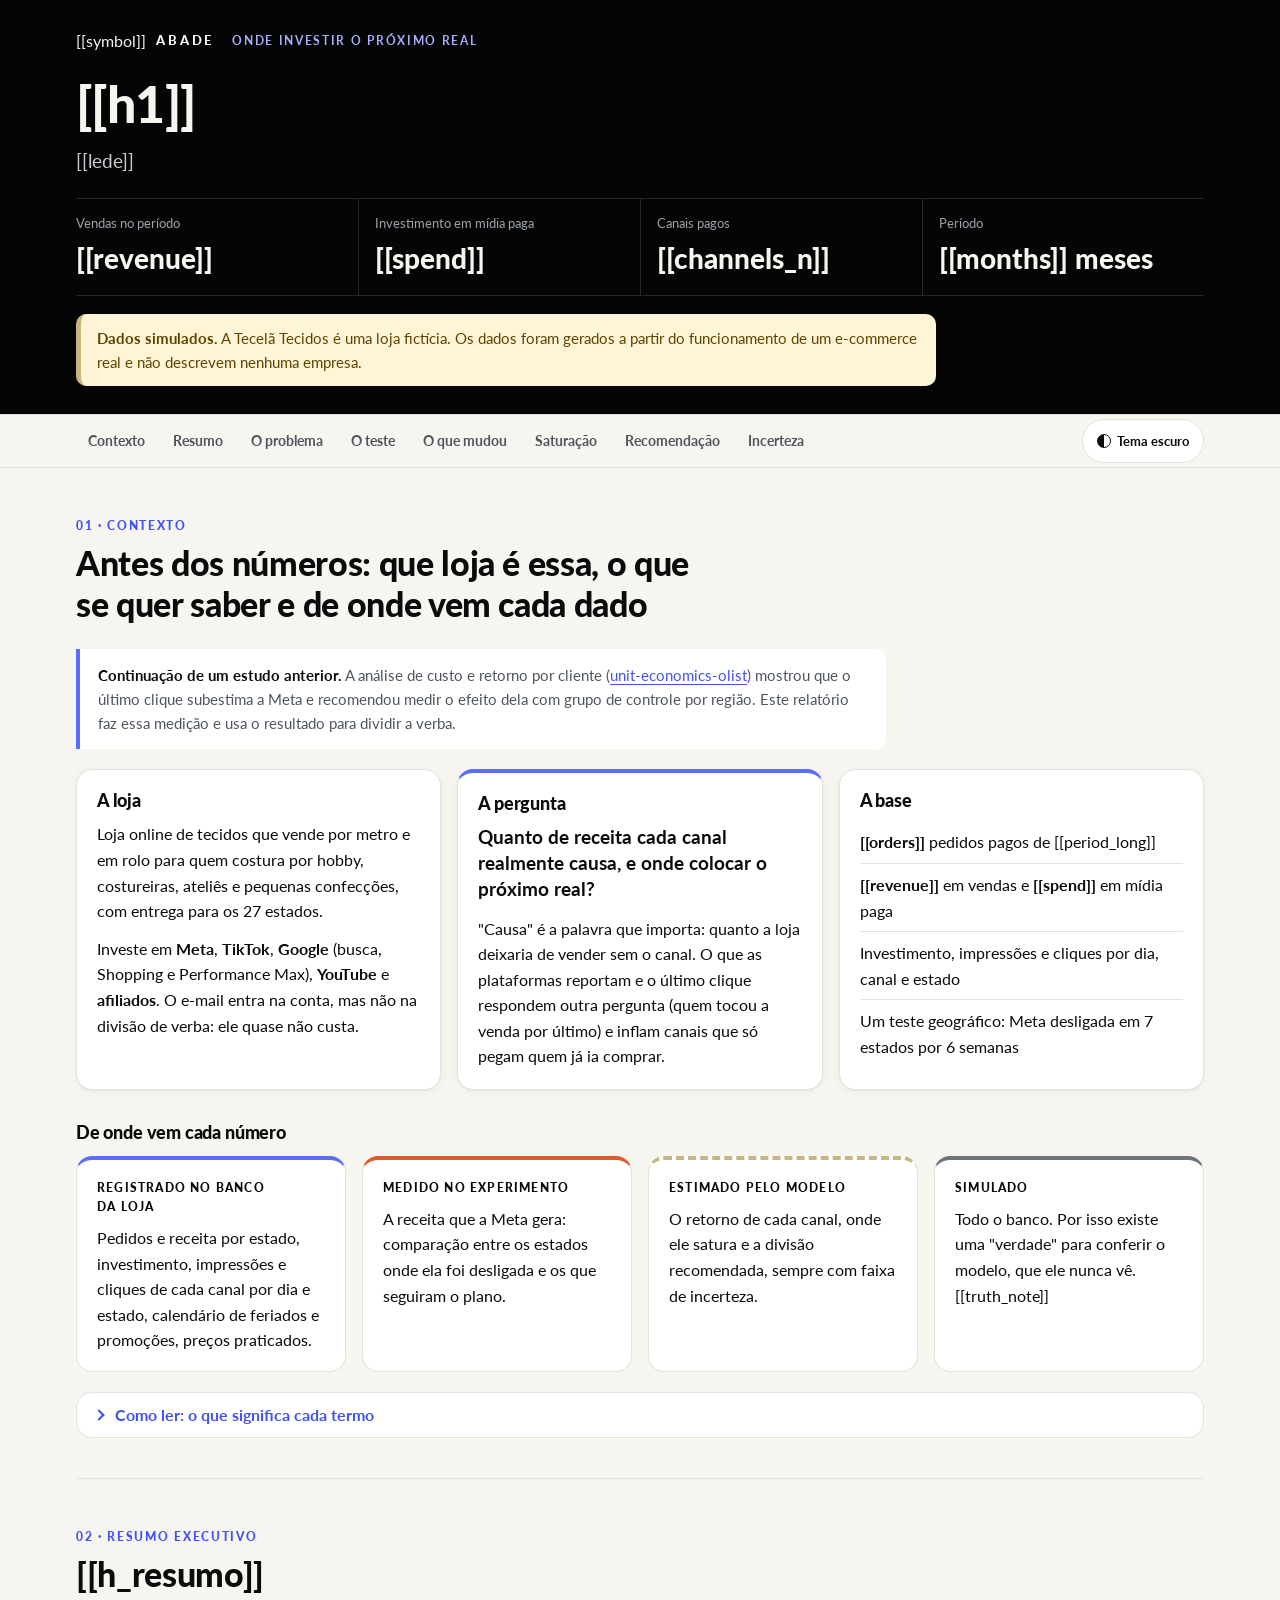
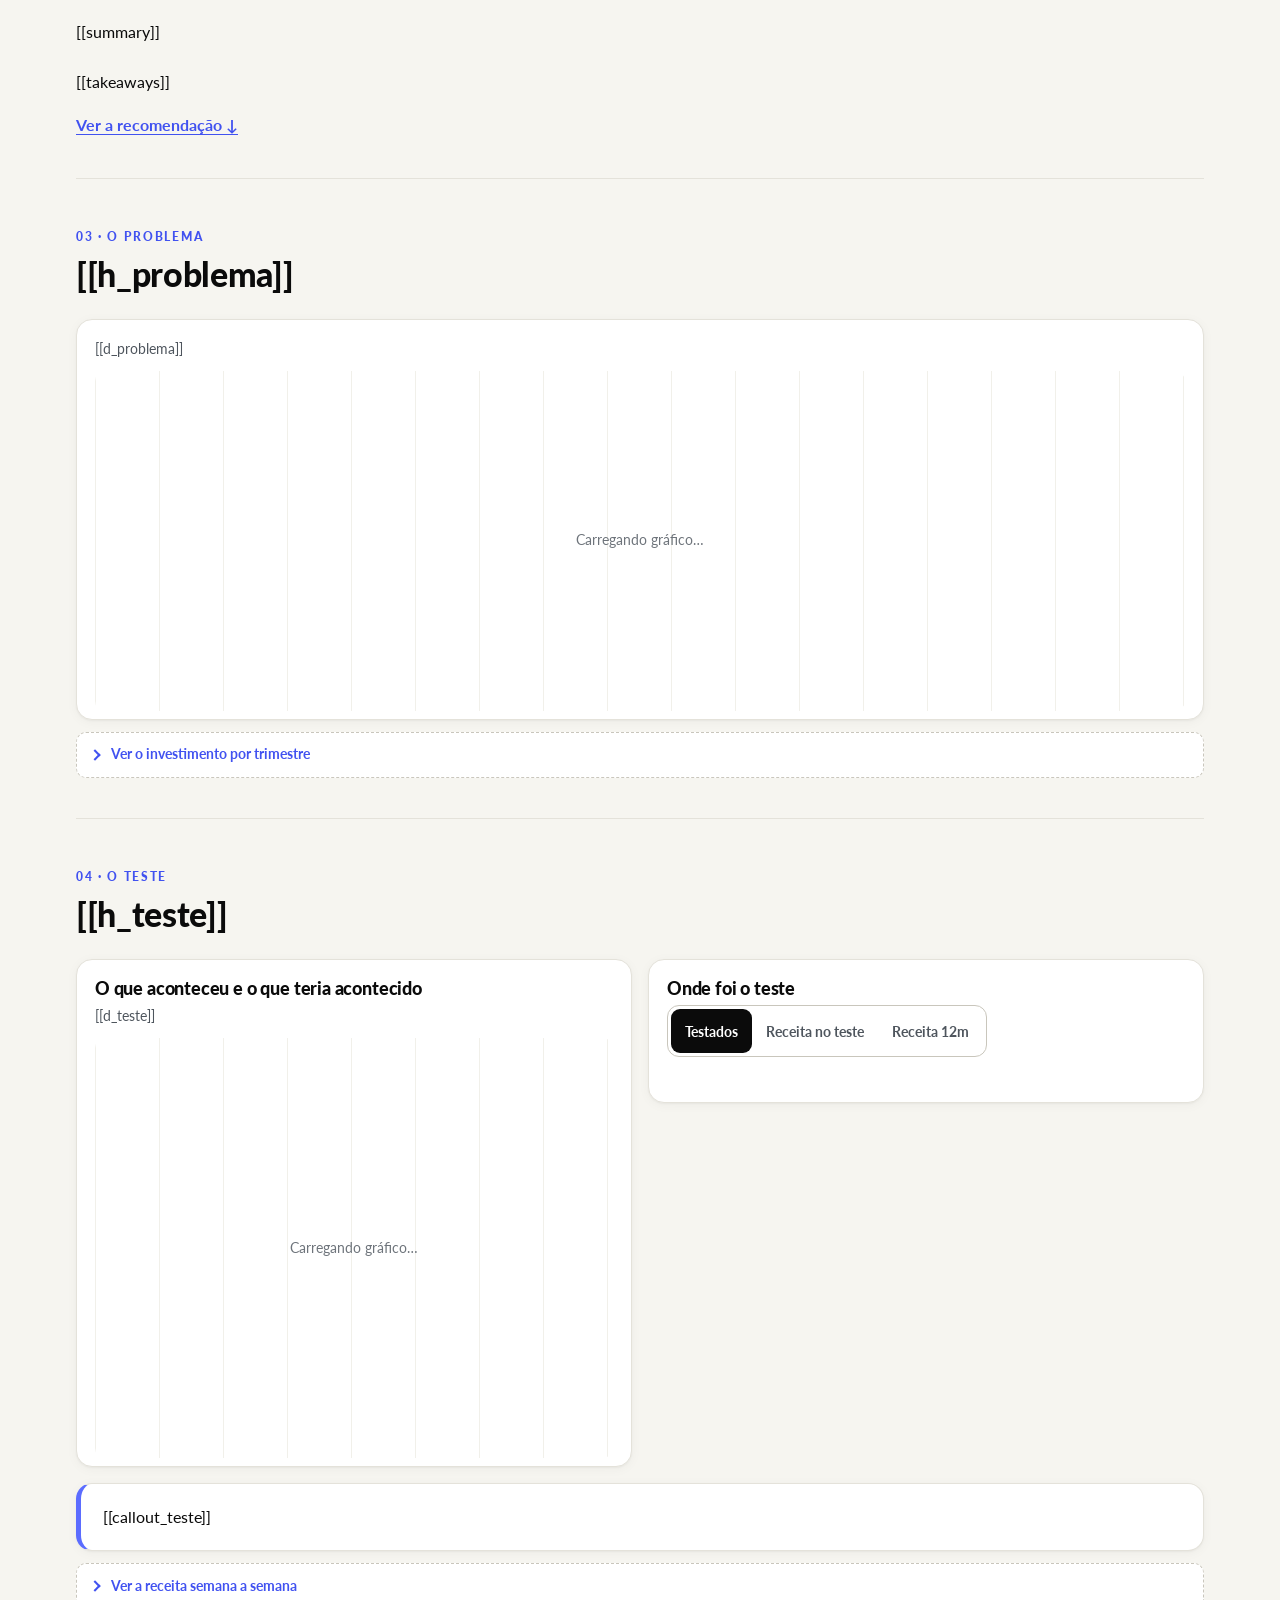
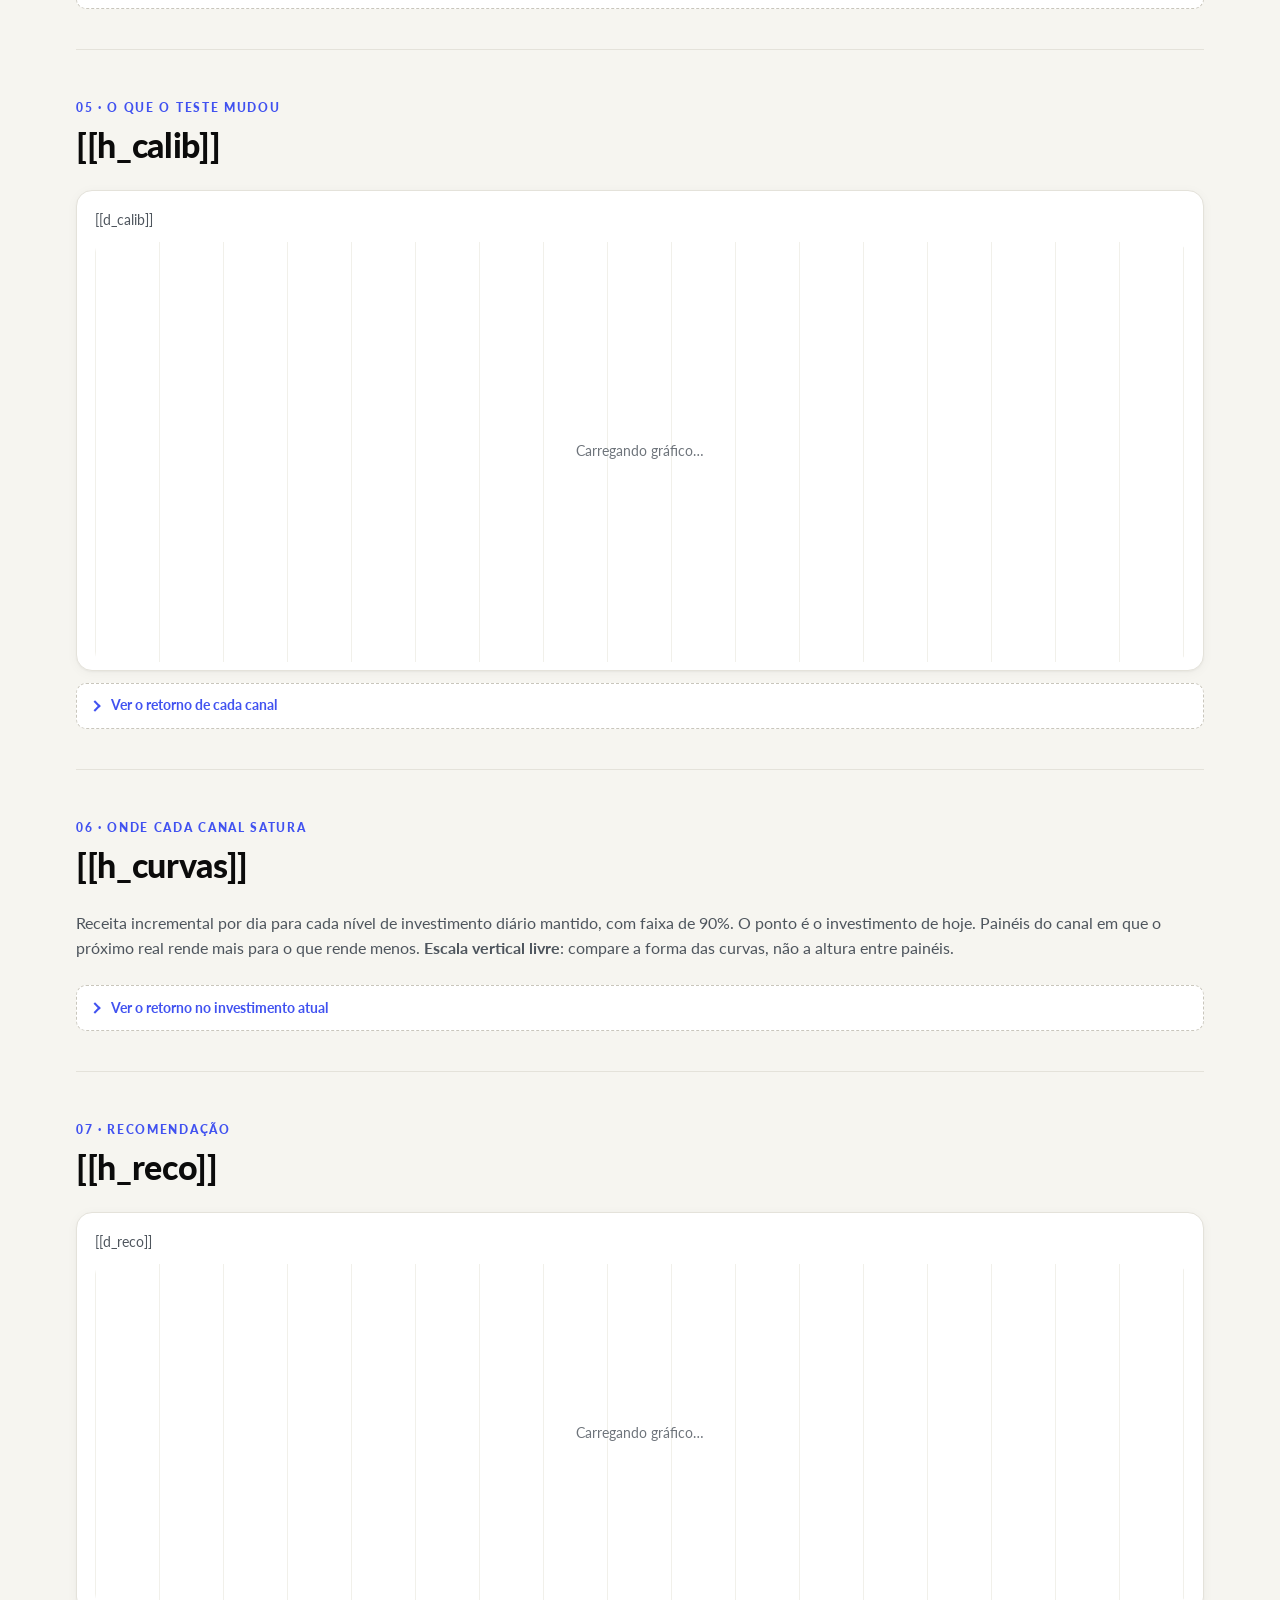
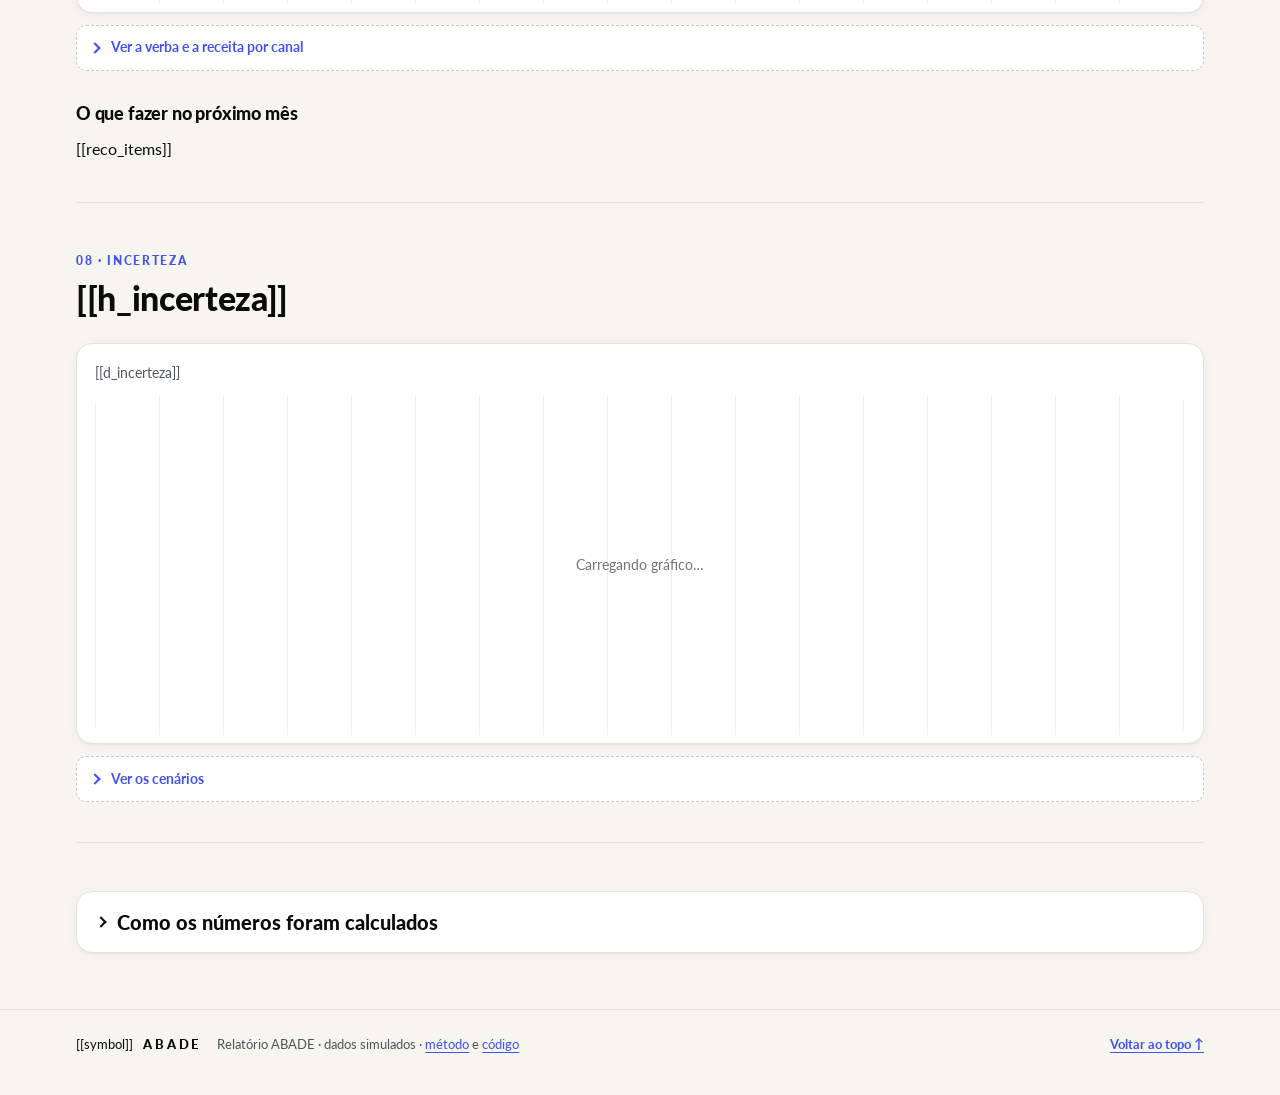
<file: src/mmm/report/assets/index.html>
<!doctype html>
<html lang="pt-BR">
<head>
<meta charset="utf-8">
<meta name="viewport" content="width=device-width, initial-scale=1">
<title>Onde investir o próximo real · Tecelã Tecidos</title>
<meta name="description" content="Quanto cada canal de mídia realmente gera de receita, medido com um teste geográfico e um modelo de mix de mídia, e como dividir a verba do próximo mês. Dados simulados.">
<meta name="color-scheme" content="light dark">
<meta name="theme-color" content="#050505">
<link rel="canonical" href="https://arielabade.github.io/marketing-mix-modeling/dashboard/">
<meta property="og:title" content="Onde investir o próximo real">
<meta property="og:description" content="[[h1]]. Dados simulados.">
<meta property="og:type" content="website">
<meta property="og:locale" content="pt_BR">
<link rel="icon" href="favicon.svg" type="image/svg+xml">
<link rel="preconnect" href="https://fonts.googleapis.com">
<link rel="preconnect" href="https://fonts.gstatic.com" crossorigin>
<link href="https://fonts.googleapis.com/css2?family=Lato:ital,wght@0,400;0,700;0,900;1,400&display=swap" rel="stylesheet">
<link rel="stylesheet" href="styles.css?v=[[version_css]]">
<script>
  (function () {
    try { var t = localStorage.getItem("mmm-theme"); if (t === "light" || t === "dark") document.documentElement.dataset.theme = t; } catch (e) {}
  })();
</script>
<script src="app.js?v=[[version_js]]" data-plotly="[[plotly_file]]" defer></script>
</head>
<body>
<a class="skip" href="#conteudo">Pular para o conteúdo</a>

<header class="hero" id="topo">
  <div class="wrap">
    <div class="brand-row">
      <span class="brand">[[symbol]]<span class="brand-name">ABADE</span></span>
      <span class="eyebrow">Onde investir o próximo real</span>
    </div>
    <h1>[[h1]]</h1>
    <p class="lede">[[lede]]</p>
    <dl class="facts">
      <div><dt>Vendas no período</dt><dd>[[revenue]]</dd></div>
      <div><dt>Investimento em mídia paga</dt><dd>[[spend]]</dd></div>
      <div><dt>Canais pagos</dt><dd>[[channels_n]]</dd></div>
      <div><dt>Período</dt><dd>[[months]] meses</dd></div>
    </dl>
    <p class="notice" role="note"><strong>Dados simulados.</strong> A Tecelã Tecidos é uma loja fictícia. Os dados foram gerados
      a partir do funcionamento de um e-commerce real e não descrevem nenhuma empresa.</p>
  </div>
</header>

<nav class="toc" aria-label="Seções do relatório">
  <div class="wrap toc-inner">
    <ol>
      <li><a href="#contexto">Contexto</a></li>
      <li><a href="#resumo">Resumo</a></li>
      <li><a href="#problema">O problema</a></li>
      <li><a href="#teste">O teste</a></li>
      <li><a href="#correcao">O que mudou</a></li>
      <li><a href="#saturacao">Saturação</a></li>
      <li><a href="#recomendacao">Recomendação</a></li>
      <li><a href="#incerteza">Incerteza</a></li>
    </ol>
    <button type="button" class="theme-toggle" id="theme-toggle" aria-pressed="false" hidden>
      <span aria-hidden="true" class="theme-icon"></span><span class="theme-label">Tema escuro</span>
    </button>
  </div>
</nav>

<main id="conteudo" class="wrap">

<!-- ========================================================== 01 Contexto -->
<section id="contexto" aria-labelledby="h-contexto">
  <p class="kicker">01 · Contexto</p>
  <h2 id="h-contexto">Antes dos números: que loja é essa, o que se quer saber e de onde vem cada dado</h2>

  <p class="bridge"><strong>Continuação de um estudo anterior.</strong> A análise de custo e retorno por cliente
    (<a href="https://arielabade.github.io/unit-economics-olist/dashboard/">unit-economics-olist</a>) mostrou que o último clique
    subestima a Meta e recomendou medir o efeito dela com grupo de controle por região. Este relatório faz essa medição e usa o
    resultado para dividir a verba.</p>

  <div class="grid-3">
    <article class="panel">
      <h3>A loja</h3>
      <p>Loja online de tecidos que vende por metro e em rolo para quem costura por hobby, costureiras, ateliês e pequenas confecções,
        com entrega para os 27 estados.</p>
      <p>Investe em <strong>Meta</strong>, <strong>TikTok</strong>, <strong>Google</strong> (busca, Shopping e Performance Max),
        <strong>YouTube</strong> e <strong>afiliados</strong>. O e-mail entra na conta, mas não na divisão de verba: ele quase não custa.</p>
    </article>
    <article class="panel panel-accent">
      <h3>A pergunta</h3>
      <p class="question">Quanto de receita cada canal realmente causa, e onde colocar o próximo real?</p>
      <p>"Causa" é a palavra que importa: quanto a loja deixaria de vender sem o canal. O que as plataformas reportam e o último clique
        respondem outra pergunta (quem tocou a venda por último) e inflam canais que só pegam quem já ia comprar.</p>
    </article>
    <article class="panel">
      <h3>A base</h3>
      <ul class="plain">
        <li><strong>[[orders]]</strong> pedidos pagos de [[period_long]]</li>
        <li><strong>[[revenue]]</strong> em vendas e <strong>[[spend]]</strong> em mídia paga</li>
        <li>Investimento, impressões e cliques por dia, canal e estado</li>
        <li>Um teste geográfico: Meta desligada em 7 estados por 6 semanas</li>
      </ul>
    </article>
  </div>

  <h3 class="sub-h">De onde vem cada número</h3>
  <ul class="provenance">
    <li class="prov prov-data">
      <p class="prov-tag">Registrado no banco da loja</p>
      <p>Pedidos e receita por estado, investimento, impressões e cliques de cada canal por dia e estado, calendário de feriados e
        promoções, preços praticados.</p>
    </li>
    <li class="prov prov-test">
      <p class="prov-tag">Medido no experimento</p>
      <p>A receita que a Meta gera: comparação entre os estados onde ela foi desligada e os que seguiram o plano.</p>
    </li>
    <li class="prov prov-assumed">
      <p class="prov-tag">Estimado pelo modelo</p>
      <p>O retorno de cada canal, onde ele satura e a divisão recomendada, sempre com faixa de incerteza.</p>
    </li>
    <li class="prov prov-none">
      <p class="prov-tag">Simulado</p>
      <p>Todo o banco. Por isso existe uma "verdade" para conferir o modelo, que ele nunca vê. [[truth_note]]</p>
    </li>
  </ul>

  <details class="explainer" id="como-ler">
    <summary>Como ler: o que significa cada termo</summary>
    <dl class="glossary">
      <div><dt>Retorno por real</dt><dd>Receita incremental ÷ investimento: quanto de venda o canal causou para cada R$ 1. Na Meta,
        <strong>[[ex_meta_roi]]</strong>. Abaixo de R$ 1, o canal devolve menos do que custa (antes da margem).</dd></div>
      <div><dt>Receita incremental</dt><dd>A venda que não aconteceria sem o canal. Não é a venda atribuída pela plataforma.</dd></div>
      <div><dt>Retorno do próximo real</dt><dd>Quanto rende o real seguinte, não a média. É ele que decide onde colocar a verba.</dd></div>
      <div><dt>Saturação</dt><dd>Cada real a mais num canal rende menos que o anterior: o público mais fácil já foi alcançado.</dd></div>
      <div><dt>Controle sintético</dt><dd>Uma combinação dos estados que não foram testados, montada para andar junto com os testados
        antes do teste. Depois, mostra o que teria acontecido sem ele.</dd></div>
      <div><dt>Calibração</dt><dd>Dar ao modelo o resultado do teste como mais uma evidência, com o próprio erro do teste.</dd></div>
    </dl>
  </details>
</section>

<!-- ========================================================== 02 Resumo -->
<section id="resumo" aria-labelledby="h-resumo">
  <p class="kicker">02 · Resumo executivo</p>
  <h2 id="h-resumo">[[h_resumo]]</h2>
  <div class="summary">[[summary]]</div>
  <ol class="takeaways">[[takeaways]]</ol>
  <p class="jump"><a href="#recomendacao">Ver a recomendação ↓</a></p>
</section>

<!-- ========================================================== 03 Problema -->
<section id="problema" aria-labelledby="h-problema">
  <p class="kicker">03 · O problema</p>
  <h2 id="h-problema">[[h_problema]]</h2>
  <figure class="card" aria-labelledby="h-problema" aria-describedby="d-problema">
    <figcaption><p id="d-problema">[[d_problema]]</p></figcaption>
    <div class="chart" data-chart="problem"></div>
  </figure>
  <details class="data-twin" open><summary>Ver o investimento por trimestre</summary>[[table_problema]]</details>
</section>

<!-- ========================================================== 04 Teste -->
<section id="teste" aria-labelledby="h-teste">
  <p class="kicker">04 · O teste</p>
  <h2 id="h-teste">[[h_teste]]</h2>
  <div class="grid-2">
    <figure class="card" aria-labelledby="h-teste" aria-describedby="d-teste">
      <figcaption><h3>O que aconteceu e o que teria acontecido</h3><p id="d-teste">[[d_teste]]</p></figcaption>
      <div class="chart chart-tall" data-chart="geolift"></div>
    </figure>
    <figure class="card" aria-labelledby="t-mapa">
      <figcaption><h3 id="t-mapa">Onde foi o teste</h3>
        <div class="segmented" role="group" aria-label="Camada do mapa" id="map-layers">
          <button type="button" data-layer="grupo" aria-pressed="true">Testados</button>
          <button type="button" data-layer="variacao_teste" aria-pressed="false">Receita no teste</button>
          <button type="button" data-layer="receita_12m" aria-pressed="false">Receita 12m</button>
        </div>
      </figcaption>
      <div class="map-wrap" id="map"></div>
      <p class="map-tip" id="map-tip" aria-live="polite"></p>
      <p class="footnote" id="map-note"></p>
    </figure>
  </div>
  <div class="callout callout-meta">[[callout_teste]]</div>
  <details class="data-twin" open><summary>Ver a receita semana a semana</summary>[[table_teste]]</details>
</section>

<!-- ========================================================== 05 Correção -->
<section id="correcao" aria-labelledby="h-calib">
  <p class="kicker">05 · O que o teste mudou</p>
  <h2 id="h-calib">[[h_calib]]</h2>
  <figure class="card" aria-labelledby="h-calib" aria-describedby="d-calib">
    <figcaption><p id="d-calib">[[d_calib]]</p></figcaption>
    <div class="chart chart-tall" data-chart="calib"></div>
  </figure>
  <details class="data-twin" open><summary>Ver o retorno de cada canal</summary>[[table_calib]]</details>
</section>

<!-- ========================================================== 06 Saturação -->
<section id="saturacao" aria-labelledby="h-curvas">
  <p class="kicker">06 · Onde cada canal satura</p>
  <h2 id="h-curvas">[[h_curvas]]</h2>
  <p class="muted">Receita incremental por dia para cada nível de investimento diário mantido, com faixa de 90%. O ponto é o investimento de
    hoje. Painéis do canal em que o próximo real rende mais para o que rende menos. <strong>Escala vertical livre</strong>: compare a forma
    das curvas, não a altura entre painéis.</p>
  <div class="multiples" id="multiples" data-order='[[order_curves]]'></div>
  <details class="data-twin" open><summary>Ver o retorno no investimento atual</summary>[[table_curvas]]</details>
</section>

<!-- ========================================================== 07 Recomendação -->
<section id="recomendacao" aria-labelledby="h-reco">
  <p class="kicker">07 · Recomendação</p>
  <h2 id="h-reco">[[h_reco]]</h2>
  <figure class="card" aria-labelledby="h-reco" aria-describedby="d-reco">
    <figcaption><p id="d-reco">[[d_reco]]</p></figcaption>
    <div class="chart" data-chart="alloc"></div>
  </figure>
  <details class="data-twin" open><summary>Ver a verba e a receita por canal</summary>[[table_reco]]</details>
  <h3 class="sub-h">O que fazer no próximo mês</h3>
  <ol class="reco">[[reco_items]]</ol>
</section>

<!-- ========================================================== 08 Incerteza -->
<section id="incerteza" aria-labelledby="h-incerteza">
  <p class="kicker">08 · Incerteza</p>
  <h2 id="h-incerteza">[[h_incerteza]]</h2>
  <figure class="card" aria-labelledby="h-incerteza" aria-describedby="d-incerteza">
    <figcaption><p id="d-incerteza">[[d_incerteza]]</p></figcaption>
    <div class="chart" data-chart="gain"></div>
  </figure>
  <details class="data-twin" open><summary>Ver os cenários</summary>[[table_incerteza]]</details>
</section>

<!-- ========================================================== Método -->
<section id="metodo" aria-label="Método">
  <details class="method">
    <summary>Como os números foram calculados</summary>
    <div class="method-body">
      <h3>Fonte</h3>
      <p>Banco do repositório <code>dados-sinteticos-ecommerce-tecidos</code> (Tecelã Tecidos, dados simulados com semente fixa), lido
        pelos marts do dbt: vendas por dia e estado, mídia por dia, canal e estado, calendário e preço. Período: [[period_long]].</p>
      <h3>Teste geográfico</h3>
      <p>Controle sintético bayesiano (CausalPy) na receita semanal; cada estado dividido pela própria média antes do teste. Conferência
        por diferença em diferenças. Antes de ler o resultado, o poder do desenho foi simulado com testes falsos em datas passadas.</p>
      <div class="chart" data-chart="power"></div>
      <h3>Modelo de mix de mídia</h3>
      <ul>
        <li>Receita diária = base (tendência, sazonalidade anual, dia da semana, feriados, datas comerciais, promoções, preço, e-mail) +
          a soma dos canais.</li>
        <li>Cada canal tem efeito que se arrasta por até 14 dias (adstock) e retorno decrescente (saturação logística). PyMC-Marketing.</li>
        <li>Calibração: o resultado do teste, convertido para escala nacional (dividido pela fatia da verba da Meta nos estados testados),
          entra como mais uma evidência sobre a curva da Meta.</li>
        <li>Validação fora da amostra: treino até uma data, previsão das semanas seguintes; nunca com dias sorteados.</li>
      </ul>
      [[table_diag]]
      [[table_backtest]]
      <h3>Otimização</h3>
      <p>Verba total fixa, cada canal entre 50% e 150% do investimento médio dos últimos 90 dias, máxima receita incremental esperada.
        A mesma divisão é avaliada em cada cenário do modelo para dar a faixa e a probabilidade de ganho.</p>
      <h3>Limites</h3>
      <p>O modelo é nacional; o mapa é só para ler o teste. Efeitos de marca de longo prazo ficam na base. Só a Meta foi testada: os
        outros canais valem o que o histórico permite. Os dados são simulados: o método transfere, os números não.</p>
      <h3>Como reproduzir</h3>
      <p>Código, testes e documentação em <a href="https://github.com/arielabade/marketing-mix-modeling">github.com/arielabade/marketing-mix-modeling</a>.
        Esta página é gerada por <code>make report</code> a partir de <code>reports/</code>.</p>
    </div>
  </details>
</section>
</main>
<script>
  document.querySelectorAll("details.data-twin").forEach(function (d) { d.open = false; });
</script>

<footer class="foot">
  <div class="wrap foot-inner">
    <span class="brand">[[symbol]]<span class="brand-name">ABADE</span></span>
    <p>Relatório ABADE · dados simulados · <a href="#metodo">método</a> e
      <a href="https://github.com/arielabade/marketing-mix-modeling">código</a></p>
    <a href="#topo" class="to-top">Voltar ao topo ↑</a>
  </div>
</footer>

<script type="application/json" id="dashboard-data">[[data]]</script>
<script type="application/json" id="geo-data">[[geo]]</script>
<noscript><style>.chart{display:none}</style></noscript>
</body>
</html>
</file>
<file: src/mmm/report/assets/styles.css>
/* ABADE · Relatório de mídia (MMM + geo-lift)
 * Adaptado do sistema visual de unit-economics-olist
 *
 * Tokens first. Every colour on the page and in the charts comes from these
 * custom properties; app.js reads them at render time, so the charts follow
 * the theme. The channel colours (--c-*) are a categorical palette validated
 * for colour-vision deficiency on both surfaces (dataviz validate_palette.js):
 * slot 1 is the brand Cobalt, the rest follow the reference order, and each
 * channel keeps its colour in every chart.
 */

:root {
  /* brand */
  --carbon: #050505;
  --ivory: #F6F5F0;
  --cobalt: #5B6CFF;
  --aurum: #C8B680;

  /* surfaces and ink (light) */
  --page: #F6F5F0;
  --surface: #FFFFFF;
  --surface-2: #F1F0EA;
  --ink: #0B0B0B;
  --ink-2: #4E555D;
  --ink-3: #6E747B;
  --line: #E4E2DA;
  --grid: #ECEAE3;
  --axis: #C9C6BC;
  --accent: #4152F0;          /* cobalt stepped for text on light: 5.0:1 */
  --accent-soft: #EEF0FF;
  --focus: #4152F0;

  /* status (reserved: only where up/down means good/bad) */
  --good: #12723F;
  --bad: #B3261E;
  --warn-bg: #FFF4D6;
  --warn-ink: #5C4400;
  --warn-line: #C8B680;

  /* entities: Meta and TikTok are the protagonists (the confounded pair); every other channel stays grey */
  --c-meta: #5B6CFF;
  --c-tiktok: #E0592A;
  --c-other: #868A90;
  --c-other-soft: #DCDBD5;

  --radius: 16px;
  --radius-s: 10px;
  --shadow: 0 1px 2px rgb(5 5 5 / .04), 0 2px 12px rgb(5 5 5 / .04);
  --font: Lato, "Helvetica Neue", Arial, sans-serif;
  --nav-h: 52px;
  color-scheme: light;
}

/* Dark: its own steps, validated against the dark surface, not a flip. */
@media (prefers-color-scheme: dark) {
  :root:not([data-theme="light"]) {
    --page: #0A0A0B;
    --surface: #141416;
    --surface-2: #1B1C1F;
    --ink: #F0EFEC;
    --ink-2: #C3C2B7;
    --ink-3: #9A9C9F;
    --line: #2A2B2F;
    --grid: #232428;
    --axis: #3A3C41;
    --accent: #8E9AFF;
    --accent-soft: #1D2147;
    --focus: #8E9AFF;
    --good: #4CC38A;
    --bad: #FF8A80;
    --warn-bg: #2A2410;
    --warn-ink: #F2DFA4;
    --warn-line: #7A6A33;
    --c-meta: #6E7DFF;
    --c-tiktok: #D95926;
    --c-other: #6B6E74;
    --c-other-soft: #2A2C31;
    --shadow: none;
    color-scheme: dark;
  }
}
:root[data-theme="dark"] {
  --page: #0A0A0B;
  --surface: #141416;
  --surface-2: #1B1C1F;
  --ink: #F0EFEC;
  --ink-2: #C3C2B7;
  --ink-3: #9A9C9F;
  --line: #2A2B2F;
  --grid: #232428;
  --axis: #3A3C41;
  --accent: #8E9AFF;
  --accent-soft: #1D2147;
  --focus: #8E9AFF;
  --good: #4CC38A;
  --bad: #FF8A80;
  --warn-bg: #2A2410;
  --warn-ink: #F2DFA4;
  --warn-line: #7A6A33;
  --c-meta: #6E7DFF;
  --c-tiktok: #D95926;
  --c-other: #6B6E74;
  --c-other-soft: #2A2C31;
  --shadow: none;
  color-scheme: dark;
}

/* ---------------------------------------------------------------- base */
*, *::before, *::after { box-sizing: border-box; }
html { -webkit-text-size-adjust: 100%; scroll-padding-top: calc(var(--nav-h) + 16px); }
@media (prefers-reduced-motion: no-preference) { html { scroll-behavior: smooth; } }
body {
  margin: 0; background: var(--page); color: var(--ink);
  font: 400 16px/1.6 var(--font); text-rendering: optimizeLegibility;
}
h1, h2, h3 { line-height: 1.2; margin: 0; letter-spacing: -0.01em; text-wrap: balance; }
p { margin: 0 0 .75em; text-wrap: pretty; }
a { color: var(--accent); text-underline-offset: 3px; }
code { font: 0.9em ui-monospace, SFMono-Regular, Menlo, monospace; background: var(--surface-2); padding: .1em .35em; border-radius: 6px; }
strong { font-weight: 700; }
:focus-visible { outline: 3px solid var(--focus); outline-offset: 2px; border-radius: 4px; }
.wrap { max-width: 1160px; margin: 0 auto; padding: 0 16px; }
.muted { color: var(--ink-2); }
.sr-only { position: absolute; width: 1px; height: 1px; padding: 0; margin: -1px; overflow: hidden;
  clip: rect(0 0 0 0); white-space: nowrap; border: 0; }

.skip {
  position: absolute; left: 16px; top: -48px; z-index: 50; padding: 10px 14px; border-radius: 8px;
  background: var(--surface); color: var(--ink); font-weight: 700; box-shadow: var(--shadow);
}
.skip:focus { top: 12px; }

/* ---------------------------------------------------------------- hero */
.hero { background: var(--carbon); color: var(--ivory); padding: 28px 0 28px; border-bottom: 1px solid var(--line); }
.brand-row { display: flex; flex-wrap: wrap; align-items: center; gap: 10px 18px; margin-bottom: 18px; }
.brand { display: inline-flex; align-items: center; gap: 10px; }
.mark { width: 32px; height: 25px; fill: currentColor; flex: none; }
.brand-name { font-weight: 900; letter-spacing: .22em; font-size: 13px; }
.eyebrow { color: #A7AFFF; font-weight: 700; letter-spacing: .14em; text-transform: uppercase; font-size: 12px; }
.hero h1 { font-weight: 900; font-size: clamp(30px, 5.2vw, 52px); max-width: 20ch; margin-bottom: 12px; }
.lede { color: #C9CDD3; font-size: clamp(16px, 2vw, 19px); max-width: 62ch; }
.facts { display: grid; grid-template-columns: repeat(4, minmax(0, 1fr)); gap: 0; margin: 22px 0 18px;
  border-top: 1px solid #26272B; border-bottom: 1px solid #26272B; }
.facts div { padding: 14px 16px 14px 0; }
.facts div + div { padding-left: 16px; border-left: 1px solid #26272B; }
.facts dt { color: #9BA2AA; font-size: 13px; }
.facts dd { margin: 2px 0 0; font-weight: 900; font-size: clamp(20px, 2.6vw, 28px); }
.notice {
  margin: 0; padding: 12px 16px; border-radius: var(--radius-s); max-width: 860px;
  background: var(--warn-bg); color: var(--warn-ink); border-left: 5px solid var(--aurum); font-size: 15px;
}

/* ---------------------------------------------------------------- sticky nav */
.toc { position: sticky; top: 0; z-index: 20; background: color-mix(in srgb, var(--page) 88%, transparent);
  backdrop-filter: saturate(1.4) blur(10px); -webkit-backdrop-filter: saturate(1.4) blur(10px);
  border-bottom: 1px solid var(--line); }
.toc-inner { display: flex; align-items: center; gap: 12px; height: var(--nav-h); }
.toc ol { display: flex; gap: 4px; list-style: none; margin: 0; padding: 0; overflow-x: auto; scrollbar-width: none;
  flex: 1; mask-image: linear-gradient(90deg, #000 92%, transparent); }
.toc ol::-webkit-scrollbar { display: none; }
.toc a { display: flex; align-items: center; min-height: 44px; white-space: nowrap; padding: 0 12px; border-radius: 999px; color: var(--ink-2);
  text-decoration: none; font-size: 14px; font-weight: 700; }
.toc a:hover { color: var(--ink); background: var(--surface-2); }
.toc a[aria-current] { color: var(--accent); background: var(--accent-soft); }
.theme-toggle { flex: none; display: inline-flex; align-items: center; gap: 6px; border: 1px solid var(--line);
  background: var(--surface); color: var(--ink); border-radius: 999px; padding: 6px 14px; font: 700 13px var(--font); cursor: pointer;
  min-height: 44px; min-width: 44px; justify-content: center; }
.theme-toggle[aria-pressed="true"] { background: var(--ink); color: var(--surface); border-color: var(--ink); }
.theme-toggle[aria-pressed="true"] .theme-icon { border-color: var(--surface); background: linear-gradient(90deg, var(--surface) 50%, transparent 50%); }
.theme-icon { width: 14px; height: 14px; border-radius: 50%; background: linear-gradient(90deg, var(--ink) 50%, transparent 50%);
  border: 1.5px solid var(--ink); }

/* ---------------------------------------------------------------- sections */
section { padding: 48px 0 8px; }
section + section { border-top: 1px solid var(--line); margin-top: 32px; }
.kicker { color: var(--accent); font-weight: 900; letter-spacing: .14em; text-transform: uppercase; font-size: 12px; margin-bottom: 8px; }
section > h2 { font-size: clamp(23px, 3.3vw, 34px); font-weight: 900; max-width: 38ch; margin-bottom: 24px; }
h3 { font-size: 18px; font-weight: 900; }
.sub-h { margin: 32px 0 12px; }

.grid-2 { display: grid; grid-template-columns: repeat(2, minmax(0, 1fr)); gap: 16px; align-items: start; }
.grid-3 { display: grid; grid-template-columns: repeat(3, minmax(0, 1fr)); gap: 16px; }
.panel, .card, .callout, .compare, .stat, .hero-stat, .method, .reco li {
  background: var(--surface); border: 1px solid var(--line); border-radius: var(--radius); box-shadow: var(--shadow);
}
.panel { padding: 20px; }
.panel h3 { margin-bottom: 10px; }
.panel p:last-child { margin-bottom: 0; }
.question { font-size: 19px; font-weight: 700; line-height: 1.35; color: var(--ink); }
ul.plain { list-style: none; padding: 0; margin: 0; }
ul.plain li { padding: 8px 0; border-bottom: 1px solid var(--line); }
ul.plain li:last-child { border-bottom: 0; }

/* provenance */
.provenance { display: grid; grid-template-columns: repeat(4, minmax(0, 1fr)); gap: 16px; list-style: none; padding: 0; margin: 0; }
.panel-accent { border-top: 4px solid var(--c-meta); }
.prov { border-radius: var(--radius); padding: 18px 20px; border: 1px solid var(--line); background: var(--surface); }
.prov p:last-child { margin: 0; }
.prov-tag { font-size: 12px; font-weight: 900; letter-spacing: .1em; text-transform: uppercase; }
.prov-data { border-top: 4px solid var(--c-meta); }
.prov-assumed { border-top: 4px dashed var(--aurum); }
.prov-none { border-top: 4px solid var(--ink-3); }
.prov-test { border-top: 4px solid var(--c-tiktok); }

/* glossary */
.glossary { display: grid; grid-template-columns: repeat(3, minmax(0, 1fr)); gap: 12px; margin: 0; }
.glossary div { padding: 14px 16px; border-left: 3px solid var(--c-meta); background: var(--surface); border-radius: 0 var(--radius-s) var(--radius-s) 0; }
.glossary dt { font-weight: 900; margin-bottom: 4px; }
.glossary dd { margin: 0; color: var(--ink-2); font-size: 15px; }

.explainer { margin-top: 20px; background: var(--surface); border: 1px solid var(--line); border-radius: var(--radius); padding: 0 18px; }
.explainer > summary, .data-twin > summary, .method > summary { list-style: none; display: flex; align-items: center; gap: 10px; min-height: 44px; }
.explainer > summary::-webkit-details-marker, .data-twin > summary::-webkit-details-marker, .method > summary::-webkit-details-marker { display: none; }
.explainer > summary::before, .data-twin > summary::before, .method > summary::before {
  content: ""; width: 8px; height: 8px; border-right: 2px solid currentColor; border-bottom: 2px solid currentColor;
  transform: rotate(-45deg); flex: none; margin-right: 2px; }
details[open] > summary::before { transform: rotate(45deg); }
@media (prefers-reduced-motion: no-preference) { details > summary::before { transition: transform .15s ease; } }
.explainer > summary { cursor: pointer; font-weight: 700; color: var(--accent); padding: 8px 0; }
.explainer[open] { padding-bottom: 16px; }
.jump { margin: 18px 0 0; font-weight: 700; }
.footnote { font-size: 13px; color: var(--ink-2); margin: 10px 2px 0; max-width: 90ch; }
table.data thead th.group { text-align: center; border-bottom: 1px solid var(--axis); color: var(--ink); }
.legend-key { margin: 0 0 18px; }
.legend-title { font-weight: 700; font-size: 14px; color: var(--ink-2); margin-bottom: 8px; }
.chips { list-style: none; display: flex; flex-wrap: wrap; gap: 8px; padding: 0; margin: 0; }
.chips li { display: inline-flex; align-items: center; gap: 8px; padding: 6px 12px; border-radius: 999px;
  border: 1px solid var(--line); background: var(--surface); font-size: 14px; }
.swatch { display: inline-block; width: 10px; height: 10px; border-radius: 3px; background: var(--sw); flex: none; margin-right: 8px; vertical-align: 0; }
.chips .swatch { margin-right: 0; }

/* summary */
.summary { display: grid; grid-template-columns: minmax(0, 5fr) minmax(0, 7fr); gap: 16px; }
.hero-stat { padding: 24px; display: flex; flex-direction: column; justify-content: center;
  background: var(--accent-soft); border-color: transparent; }
.hero-value { font-size: clamp(56px, 9vw, 96px); font-weight: 900; line-height: 1; color: var(--accent); margin: 6px 0 10px; }
.stats { display: grid; grid-template-columns: repeat(2, minmax(0, 1fr)); gap: 16px; }
.stat { padding: 18px 20px; }
.stat-label { font-size: 14px; color: var(--ink-2); margin-bottom: 4px; }
.stat-value { font-size: clamp(26px, 3.4vw, 34px); font-weight: 900; line-height: 1.1; margin-bottom: 6px; }
.stat-note { font-size: 14px; color: var(--ink-2); margin: 0; }
.stat-warn .stat-value { color: var(--c-tiktok); }
.stat-warn { border-top: 4px solid var(--c-tiktok); }
.takeaways { margin: 24px 0 0; padding: 0; list-style: none; display: grid; gap: 12px; counter-reset: t; }
.takeaways li { counter-increment: t; position: relative; padding: 2px 0 2px 44px; max-width: 80ch; }
.takeaways li::before { content: counter(t); position: absolute; left: 0; top: 0; width: 30px; height: 30px; border-radius: 50%;
  display: grid; place-items: center; font-weight: 900; color: var(--accent); background: var(--accent-soft); }

/* charts */
.card { margin: 0; padding: 18px 18px 8px; min-width: 0; }
.card figcaption h3 { margin-bottom: 6px; }
.card figcaption p { color: var(--ink-2); font-size: 14px; }
.chart { width: 100%; height: 340px; position: relative; }
.chart-tall { height: 420px; }
.chart:empty::after { content: "Carregando gráfico…"; position: absolute; inset: 0; display: grid; place-items: center;
  color: var(--ink-3); font-size: 14px; background: repeating-linear-gradient(90deg, var(--surface-2) 0 1px, transparent 1px 64px); border-radius: var(--radius-s); }
section > .card, section > figure.card { margin-top: 16px; }
.grid-2 + .data-twin, .card + .data-twin { margin-top: 12px; }

/* data twins and method */
.data-twin { margin: 12px 0 0; border: 1px dashed var(--axis); border-radius: var(--radius-s); padding: 0 14px; background: var(--surface); }
.data-twin > summary { cursor: pointer; padding: 6px 0; font-weight: 700; color: var(--accent); font-size: 14px; }
.data-twin[open] { padding-bottom: 12px; }
.data-twin table + table { margin-top: 18px; }
.data-twin { overflow-x: auto; }

/* tables */
.table-wrap { overflow-x: auto; -webkit-overflow-scrolling: touch; border-radius: var(--radius); border: 1px solid var(--line);
  background: var(--surface); }
.table-wrap:focus-visible { outline-offset: 0; }
/* Wide tables scroll sideways on a phone; say so. */
.scroll-hint { display: none; font-size: 13px; color: var(--ink-2); margin: 0 0 6px; }
@media (max-width: 720px) { .scroll-hint { display: block; } }
table.data { border-collapse: separate; border-spacing: 0; width: 100%; font-size: 13.5px; font-variant-numeric: tabular-nums; }
table.data caption { text-align: left; color: var(--ink-2); font-size: 13px; padding: 12px 14px 4px; caption-side: top; }
table.data th, table.data td { padding: 9px 7px; border-bottom: 1px solid var(--line); text-align: left; white-space: nowrap; }
table.data thead th { font-size: 12px; color: var(--ink-2); font-weight: 700; vertical-align: bottom; white-space: normal; min-width: 54px; background: var(--surface); }
table.data .num { text-align: right; }
table.data tbody th { font-weight: 700; position: sticky; left: 0; background: var(--surface); z-index: 1; }
table.data tbody tr:hover td, table.data tbody tr:hover th { background: var(--surface-2); }
table.data tr.total th, table.data tr.total td, table.data tr[data-group="total"] th, table.data tr[data-group="total"] td { background: var(--accent-soft); font-weight: 900; }
table.data tbody tr:last-child th, table.data tbody tr:last-child td { border-bottom: 0; }
table.compact th, table.compact td { padding: 6px 10px; }
.na { color: var(--ink-3); font-style: italic; }
.tag { display: inline-block; font-size: 11px; font-weight: 700; color: var(--warn-ink); background: var(--warn-bg);
  border-radius: 10px; padding: 0 7px; margin-left: 6px; vertical-align: 1px; }
.delta { color: var(--ink-2); }
.delta.up-good { color: var(--good); }
.delta.up-bad { color: var(--bad); }
.delta span { font-size: 10px; vertical-align: 1px; }
.sortable thead button { all: unset; cursor: pointer; display: inline-flex; gap: 4px; align-items: center;
  padding: 10px 4px; margin: -10px -4px; }
.sortable thead button::after { content: "↕"; opacity: .35; font-size: 11px; }
.sortable thead button[data-dir="asc"]::after { content: "↑"; opacity: 1; }
.sortable thead button[data-dir="desc"]::after { content: "↓"; opacity: 1; }
.sortable thead button:focus-visible { outline: 3px solid var(--focus); border-radius: 4px; }

/* compare + callout */
.compare { padding: 18px; margin-top: 16px; }
.compare-head, .table-head { display: flex; justify-content: space-between; align-items: flex-end; gap: 16px; flex-wrap: wrap; margin-bottom: 12px; }
.compare .table-wrap { border: 0; border-radius: 0; }
.table-head { margin-top: 32px; }
.table-head p { max-width: 75ch; margin: 6px 0 0; font-size: 14px; }
.field { display: grid; gap: 4px; font-size: 13px; font-weight: 700; color: var(--ink-2); }
select { font: 700 15px var(--font); color: var(--ink); background: var(--surface); border: 1px solid var(--axis);
  border-radius: 10px; padding: 9px 36px 9px 12px; min-height: 44px; appearance: none;
  background-image: linear-gradient(45deg, transparent 50%, var(--ink-2) 50%), linear-gradient(135deg, var(--ink-2) 50%, transparent 50%);
  background-position: calc(100% - 18px) 50%, calc(100% - 13px) 50%; background-size: 5px 5px; background-repeat: no-repeat; }
.segmented { display: inline-flex; border: 1px solid var(--axis); border-radius: 12px; padding: 3px; background: var(--surface); }
.segmented button { border: 0; background: transparent; color: var(--ink-2); font: 700 14px var(--font); padding: 8px 14px;
  border-radius: 9px; cursor: pointer; min-height: 44px; }
.segmented button[aria-pressed="true"] { background: var(--ink); color: var(--surface); }
.callout { margin-top: 16px; padding: 20px 22px; border-left: 5px solid var(--c-tiktok); }
.callout h3 { margin-bottom: 8px; }
.callout p:last-child { margin: 0; }

/* recommendation */
.reco { list-style: none; padding: 0; margin: 0; display: grid; grid-template-columns: repeat(2, minmax(0, 1fr)); gap: 16px; counter-reset: r; }
.reco li { counter-increment: r; padding: 20px 20px 18px 20px; position: relative; }
.reco li::before { content: counter(r); display: grid; place-items: center; width: 32px; height: 32px; border-radius: 50%;
  background: var(--cobalt); color: #fff; font-weight: 900; margin-bottom: 12px; }
.reco h3 { margin-bottom: 8px; }
.reco-meta { margin: 12px 0 0; padding-top: 10px; border-top: 1px solid var(--line); font-size: 14px; color: var(--ink-2); }
.reco-meta span { font-weight: 900; color: var(--ink); margin-right: 6px; }

/* method */
#metodo { padding-bottom: 32px; }
.method { padding: 0 20px; }
.method > summary { cursor: pointer; padding: 14px 0; font-size: 20px; font-weight: 900; }
.method-body { padding-bottom: 16px; max-width: 80ch; }
.method-body h3 { margin: 18px 0 6px; font-size: 16px; }
.method-body li, .method-body p { font-size: 15px; color: var(--ink-2); }
.method-body li { margin: 6px 0; }

/* footer */
.foot { border-top: 1px solid var(--line); margin-top: 24px; padding: 24px 0 40px; color: var(--ink-2); font-size: 13px; }
.foot-inner { display: flex; align-items: center; gap: 16px; flex-wrap: wrap; justify-content: space-between; }
.foot p { margin: 0; flex: 1; min-width: 240px; }
.foot .brand { color: var(--ink); }
.to-top { font-weight: 700; }

/* ---------------------------------------------------------------- report-specific */
.multiples { display: grid; grid-template-columns: repeat(3, minmax(0, 1fr)); gap: 16px; }
.multiples .card { padding: 14px 14px 4px; }
.multiples .chart { height: 220px; }
.multiples h3 { font-size: 15px; }
.multiples .stat-note { margin: 2px 0 6px; }
.map-wrap { position: relative; }
.map-svg { width: 100%; height: auto; display: block; }
.map-svg path { stroke: var(--surface); stroke-width: .8; }
.map-svg path:hover, .map-svg path:focus { stroke: var(--ink); stroke-width: 1.6; outline: none; }
.map-svg text { font: 700 9px var(--font); fill: var(--ink); opacity: .6; pointer-events: none; }
.map-legend { display: flex; flex-wrap: wrap; gap: 6px 16px; font-size: 13px; color: var(--ink-2); margin: 8px 0 0; }
.map-tip { min-height: 1.5em; font-weight: 700; font-size: 14px; margin: 6px 0 0; }
.key { display: inline-block; width: 12px; height: 12px; border-radius: 3px; vertical-align: -1px; margin-right: 6px; background: var(--sw); }
.ramp { display: inline-block; width: 120px; height: 10px; border-radius: 5px; vertical-align: 0; margin: 0 6px; }
.bridge { margin: 0 0 20px; padding: 14px 18px; border-left: 4px solid var(--c-meta); background: var(--surface); border-radius: 0 var(--radius-s) var(--radius-s) 0; color: var(--ink-2); font-size: 15px; max-width: 90ch; }
.bridge strong { color: var(--ink); }
.callout-meta { border-left-color: var(--c-meta); }
.verdict { display: inline-block; font-weight: 900; font-size: 12px; letter-spacing: .08em; text-transform: uppercase; padding: 3px 10px; border-radius: 999px; background: var(--accent-soft); color: var(--accent); }
.verdict-weak { background: var(--warn-bg); color: var(--warn-ink); }
td.up, td .up { color: var(--accent); font-weight: 700; }
.name-meta { color: var(--c-meta); font-weight: 900; }
.name-tiktok { color: var(--c-tiktok); font-weight: 900; }

/* ---------------------------------------------------------------- responsive */
@media (max-width: 960px) {
  .multiples { grid-template-columns: 1fr 1fr; }
  .grid-3, .provenance, .glossary { grid-template-columns: 1fr 1fr; }
  .grid-3 > :last-child, .provenance > :last-child { grid-column: 1 / -1; }
  .summary { grid-template-columns: 1fr; }
}
@media (max-width: 720px) {
  .grid-2, .grid-3, .provenance, .glossary, .reco, .multiples { grid-template-columns: 1fr; }
  .facts { grid-template-columns: 1fr 1fr; }
  .facts div:nth-child(3) { padding-left: 0; border-left: 0; }
  .facts div:nth-child(n + 3) { border-top: 1px solid #26272B; }
  .chart { height: 300px; }
  .chart-tall { height: 380px; }
  section { padding-top: 36px; }
  /* The label leaves the screen but keeps naming the button. */
  .theme-label { position: absolute; width: 1px; height: 1px; overflow: hidden; clip: rect(0 0 0 0); white-space: nowrap; }
  table.data tbody th { white-space: normal; min-width: 118px; max-width: 42vw; }
  table.data thead th { min-width: 58px; }
  .tag { display: block; width: max-content; margin: 2px 0 0; }
  .table-head { align-items: stretch; }
  .segmented { width: 100%; }
  .segmented button { flex: 1; }
}
@media (max-width: 420px) {
  .stats { grid-template-columns: 1fr 1fr; gap: 10px; }
  .stat { padding: 14px; }
  .stat-value { font-size: 22px; }
  .card { padding: 14px 10px 6px; }
}

/* ---------------------------------------------------------------- print */
@media print {
  .toc, .skip, .theme-toggle, .segmented, .to-top { display: none !important; }
  body { background: #fff; color: #000; font-size: 11pt; }
  .hero { background: #fff; color: #000; padding: 0; }
  .lede, .facts dt { color: #333; }
  .panel, .card, .callout, .compare, .stat, .hero-stat, .method, .reco li { box-shadow: none; break-inside: avoid; }
  section { break-inside: auto; padding-top: 18px; }
  .chart { height: 300px; }
  .table-wrap { overflow: visible; }
  table.data th, table.data td { white-space: normal; }
}
@media (forced-colors: active) {
  .swatch { forced-color-adjust: none; border: 1px solid CanvasText; }
}
</file>
